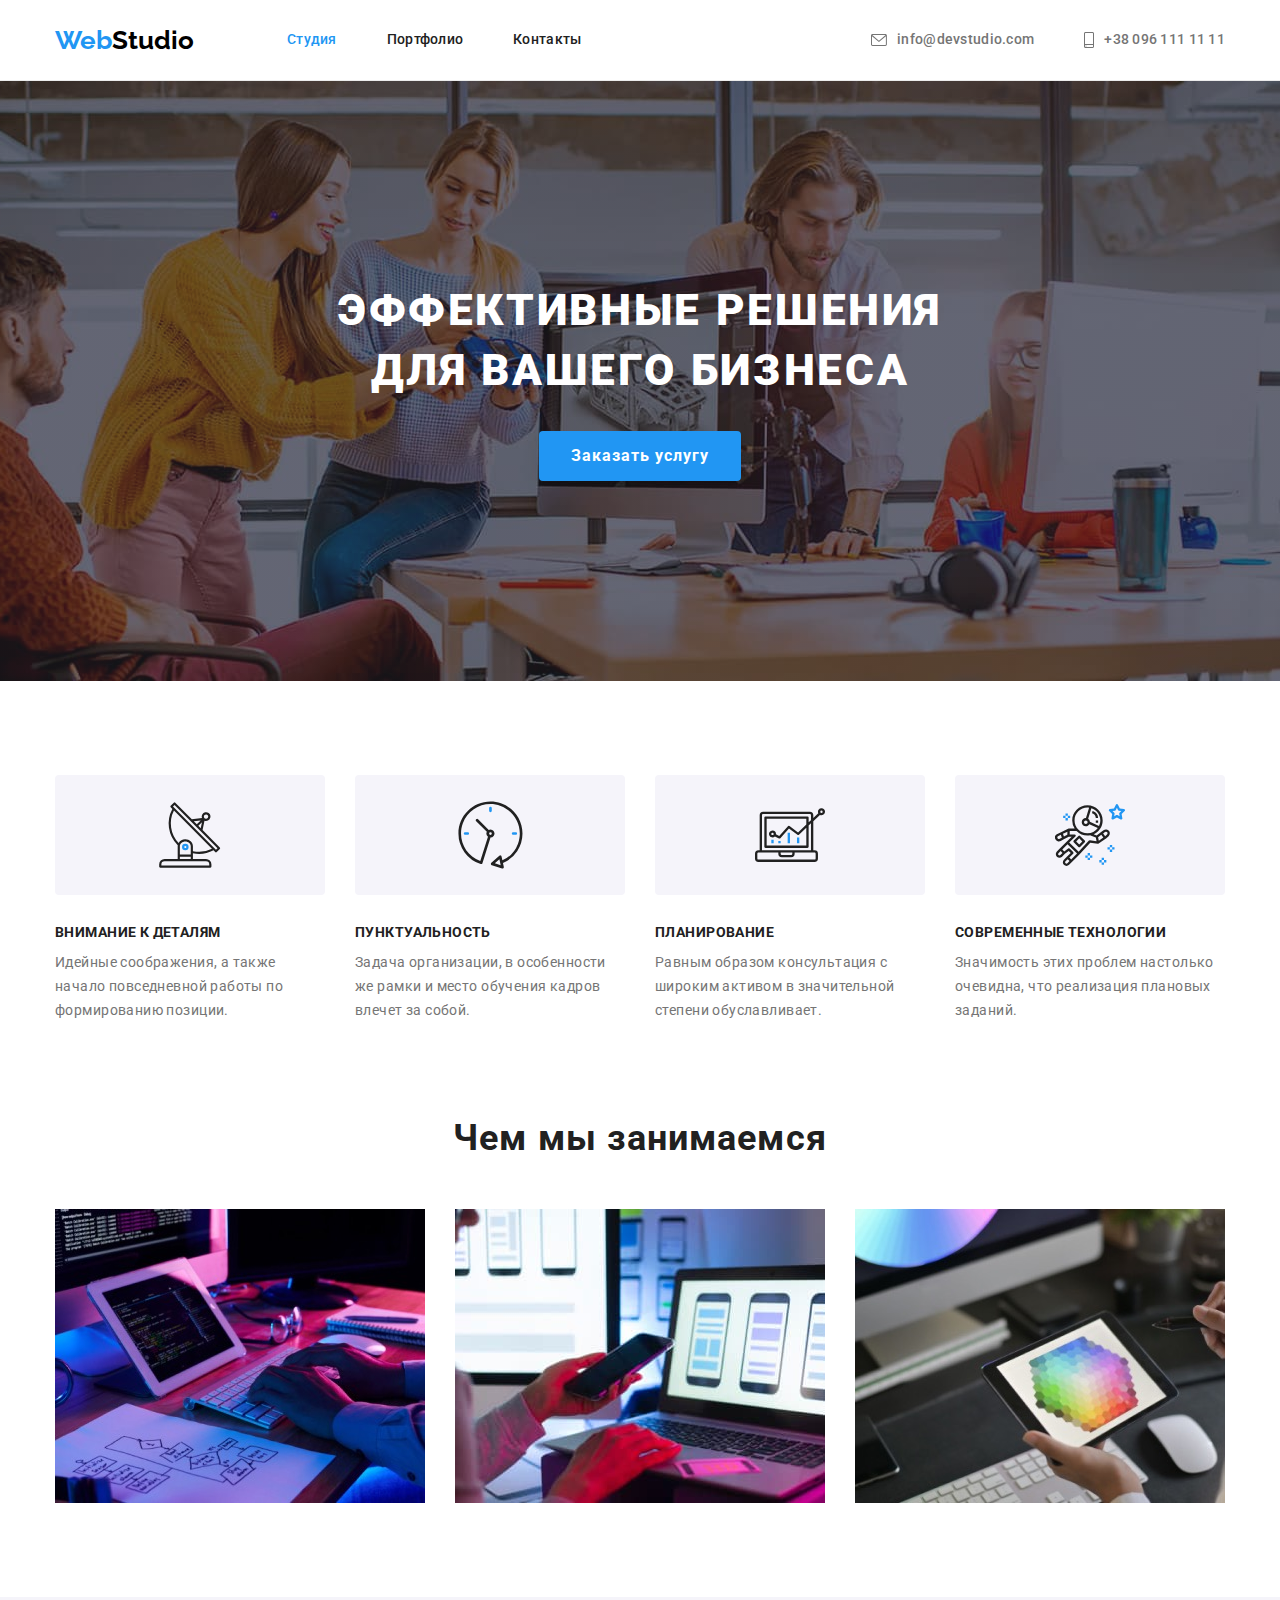
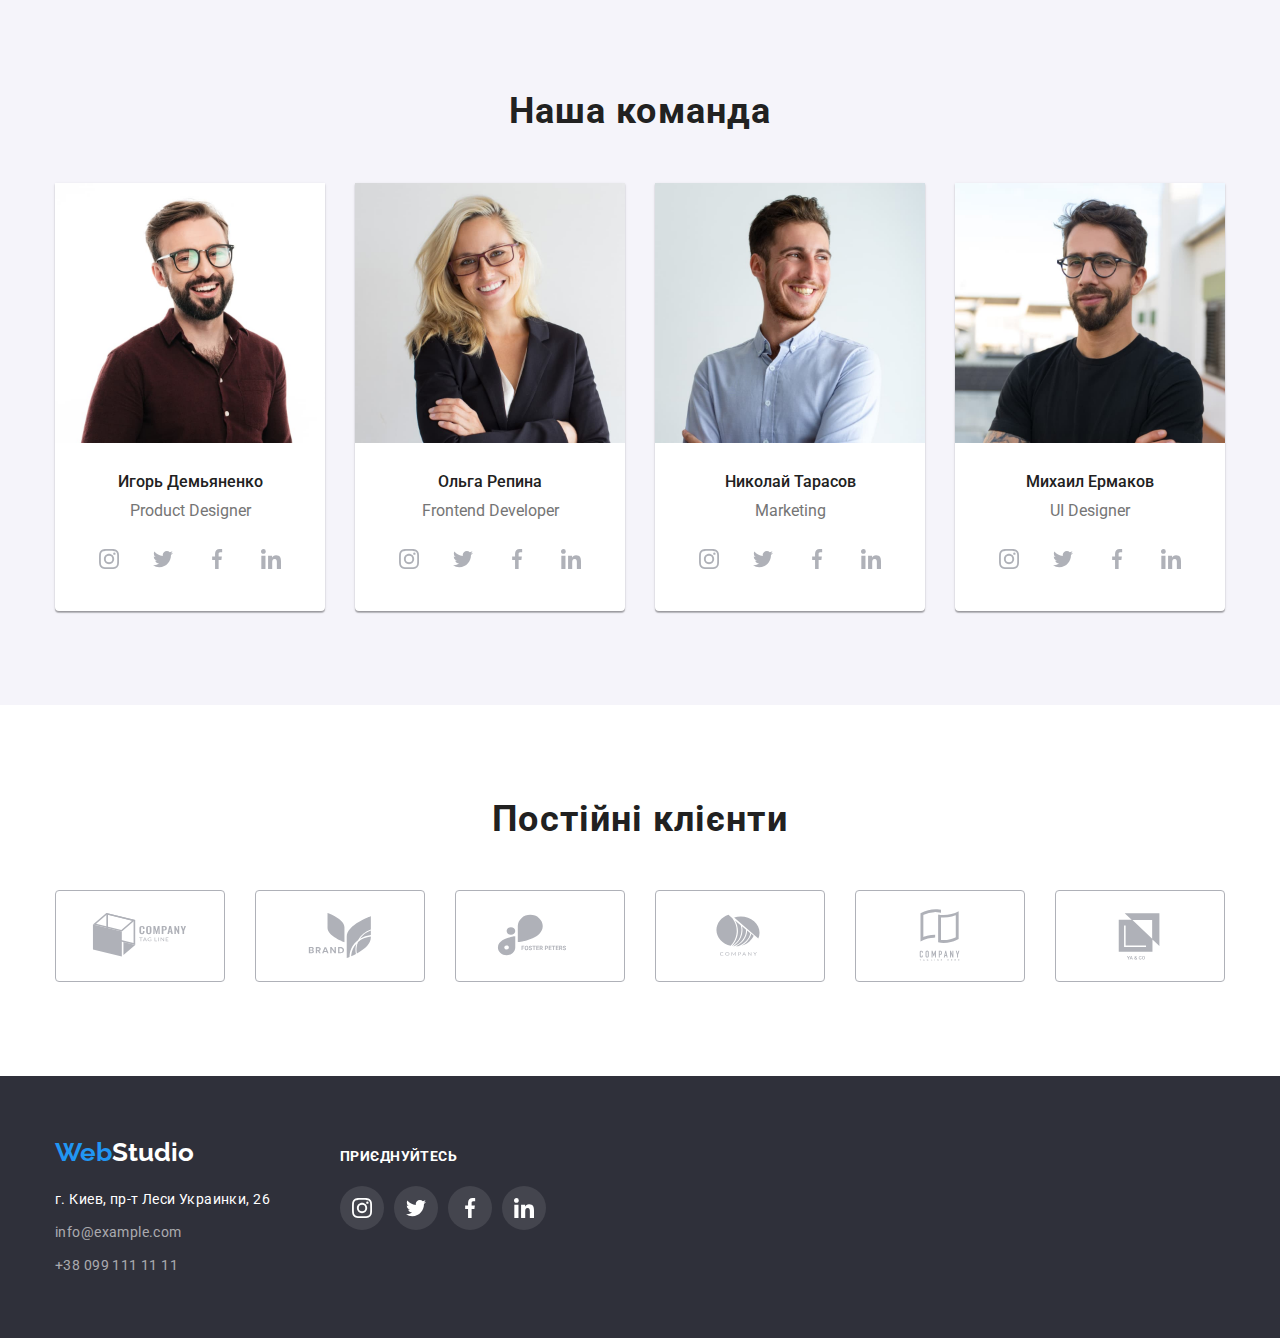
<file: index.html>
<!DOCTYPE html>
<html lang="ru">
  <head>
    <meta charset="UTF-8" />
    <meta http-equiv="X-UA-Compatible" content="IE=edge" />
    <meta name="viewport" content="width=device-width, initial-scale=1.0" />
    <title>WebStudio</title>
    <link rel="preconnect" href="https://fonts.googleapis.com"> 
    <link rel="preconnect" href="https://fonts.gstatic.com" crossorigin> 
    <link href="https://fonts.googleapis.com/css2?family=Raleway:wght@700&family=Roboto:wght@400;500;700;900&display=swap" rel="stylesheet">
    <link rel="stylesheet" href="https://cdnjs.cloudflare.com/ajax/libs/modern-normalize/1.1.0/modern-normalize.min.css">
    <link rel="stylesheet" href="./css/styles.css">
</head>
  <body>
    <header class="header">
        <div class="conteiner">
            <nav class="nav-conteiner">   
                <a class="header-logo-wed link" href="/" lang="en">Web<span class="header-logo-studio link">Studio</span> </a>    
                    <ul class="nav link list">
                        <li class="nav-list"> <a  class="nav-link curent link" href="./index.html">Студия</a></li>
                        <li class="nav-list"> <a class="nav-link link" href="./portfolio.html">Портфолио</a></li>
                        <li class="nav-list"> <a class="nav-link link" href="#">Контакты</a></li>
                    </ul>
                </nav> 
                <ul class="header-info list">
                    <li class="header-info-items">
                        <a href="moilto:info@devstudio.com" class="header-info-link link">
                            <svg class="header-icon" width="16" height="12"> 
                                <use href="./images/symbol-defs.svg#icon-envelope"></use>
                            </svg> 
                            info@devstudio.com </a></li>
                    <li class="header-info-items"> 
                        <a href="tel:+380961111111" class="header-info-link link">
                            <svg class="header-icon" width="10" height="16">
                                <use href="./images/symbol-defs.svg#icon-smartphone"></use>
                            </svg>
                            +38 096 111 11 11</a> 
                    </li> 
                </ul>
        </div>
    </header>
    <main>
        <section class="hero">
            <div class="conteiner">
                <h1 class="hero-title">Эффективные решения для вашего бизнеса</h1>
            <button class="hero-btn" type="button">Заказать услугу</button>
            </div>
        </section>
        <section class="after-hero section">
            <div class="conteiner">
                <h2 class="visually-hidder"> Наши преимущества </h2>
            <ul class="item-conteiner list">
                <li class="main-item"> 
                    <div class="after-hero-icon-bg">
                        <svg class="after-hero-icon" width="65.32" height="70">
                            <use class="icon" href="./images/symbol-defs.svg#icon-antenna-1"></use>
                        </svg>
                    </div>
                    <h3 class="item-subtitle">Внимание к деталям</h3> 
                    <p class="item-text">Идейные соображения, а также начало повседневной работы по формированию позиции.</p>
                </li>
                <li class="main-item"> 
                    <div class="after-hero-icon-bg">
                        <svg class="after-hero-icon" width="66.96" height="70">
                            <use href="./images/symbol-defs.svg#icon-clock-1"></use>
                        </svg>
                    </div>
                    <h3 class="item-subtitle">Пунктуальность</h3> 
                    <p class="item-text">Задача организации, в особенности же рамки и место обучения кадров влечет за собой.</p>
                </li>
                <li class="main-item"> 
                    <div class="after-hero-icon-bg">
                        <svg class="after-hero-icon" width="70" height="70">
                            <use  href="./images/symbol-defs.svg#icon-diagram-1"></use>
                        </svg>
                    </div>
                    <h3 class="item-subtitle">Планирование</h3> 
                    <p class="item-text">Равным образом консультация с широким активом в значительной степени обуславливает.</p>
                </li>
                <li class="main-item"> 
                    <div class="after-hero-icon-bg">
                        <svg class="after-hero-icon" width="70" height="70">
                            <use href="./images/symbol-defs.svg#icon-astronaut-1"></use>
                        </svg>
                    </div>
                    <h3 class="item-subtitle">Современные технологии</h3> 
                    <p class="item-text">Значимость этих проблем настолько очевидна, что реализация плановых заданий.</p>
                </li>
            </ul>
            </div>  
        </section>
        <section class="work section">
            <div class="conteiner">
                <h2 class="work-heading">Чем мы занимаемся</h2>
            <ul class="work-heading-list">
                <li class="work-heading-img list">
                    <img src="./images/img-1.jpg" alt="планирование макета" class="work-img" width="370">
                </li>
                <li class="work-heading-img list">
                    <img src="./images/img-2.jpg" alt="позиционирование страници" class="work-img" width="370"> 
                </li>
                <li class="work-heading-img list">
                    <img src="./images/img-3.jpg" alt="подбор цветовой композиции" class="work-img" width="370">
                </li>
            </ul>
            </div>
        </section>
        <section class="team section">
            <div class="conteiner">
                <h2 class="team-title list"> Наша команда</h2>
                <ul class="team-grup">
                    <li class="team-list list"> 
                        <img  class="team-foto" src="./images/specialist-1.jpg" alt="дизайнер продукта" width="270">
                        <div class="conteiner-team-name-and-job">
                            <h3 class="team-name">Игорь Демьяненко</h3> 
                            <p class="team-job" lang="en">Product Designer</p>
                            <ul class="team-group-profile">
                                <li class="team-list-profile list">
                                    <a href="#" class="team-link-profile">
                                        <svg class="icon-profile" width="20" height="20">
                                            <use href="./images/symbol-defs.svg#icon-instagram-2"></use>
                                        </svg>
                                    </a>
                                </li>
                                <li class="team-list-profile list">
                                    <a href="#" class="team-link-profile">
                                        <svg class="icon-profile" width="20" height="20">
                                            <use href="./images/symbol-defs.svg#icon-twitter-1"></use>
                                        </svg>
                                    </a>
                                </li>
                                <li class="team-list-profile list">
                                    <a href="#" class="team-link-profile">
                                        <svg class="icon-profile" width="20" height="20">
                                            <use href="./images/symbol-defs.svg#icon-facebook-1"></use>
                                        </svg>
                                    </a>
                                </li>
                                <li class="team-list-profile list">
                                    <a href="#" class="team-link-profile">
                                        <svg class="icon-profile" width="20" height="20">
                                            <use href="./images/symbol-defs.svg#icon-linkedin-1"></use>
                                        </svg>
                                    </a>
                                </li>
                            </ul>
                        </div>
                    </li>
                    <li class="team-list list">
                        <img class="team-foto" src="./images/specialist-2.jpg" alt="разработчик" width="270">
                        <div class="conteiner-team-name-and-job">
                            <h3 class="team-name">Ольга Репина</h3> 
                            <p class="team-job" lang="en">Frontend Developer</p>
                            <ul class="team-group-profile">
                                <li class="team-list-profile list">
                                    <a href="#" class="team-link-profile">
                                        <svg class="icon-profile" width="20" height="20">
                                            <use href="./images/symbol-defs.svg#icon-instagram-2"></use>
                                        </svg>
                                    </a>
                                </li>
                                <li class="team-list-profile list">
                                    <a href="#" class="team-link-profile">
                                        <svg class="icon-profile" width="20" height="20">
                                            <use href="./images/symbol-defs.svg#icon-twitter-1"></use>
                                        </svg>
                                    </a>
                                </li>
                                <li class="team-list-profile list">
                                    <a href="#" class="team-link-profile">
                                        <svg class="icon-profile" width="20" height="20">
                                            <use href="./images/symbol-defs.svg#icon-facebook-1"></use>
                                        </svg>
                                    </a>
                                </li>
                                <li class="team-list-profile list">
                                    <a href="#" class="team-link-profile">
                                        <svg class="icon-profile" width="20" height="20">
                                            <use href="./images/symbol-defs.svg#icon-linkedin-1"></use>
                                        </svg>
                                    </a>
                                </li>
                            </ul>
                        </div>
                    </li>
                    <li class="team-list list">
                        <img class="team-foto" src="./images/specialist-3.jpg" alt="маркетолог" width="270">
                        <div class="conteiner-team-name-and-job">
                            <h3 class="team-name">Николай Тарасов</h3> 
                            <p class="team-job" lang="en">Marketing</p>
                            <ul class="team-group-profile">
                                <li class="team-list-profile list">
                                    <a href="#" class="team-link-profile">
                                        <svg class="icon-profile" width="20" height="20">
                                            <use href="./images/symbol-defs.svg#icon-instagram-2"></use>
                                        </svg>
                                    </a>
                                </li>
                                <li class="team-list-profile list">
                                    <a href="#" class="team-link-profile">
                                        <svg class="icon-profile" width="20" height="20">
                                            <use href="./images/symbol-defs.svg#icon-twitter-1"></use>
                                        </svg>
                                    </a>
                                </li>
                                <li class="team-list-profile list">
                                    <a href="#" class="team-link-profile">
                                        <svg class="icon-profile" width="20" height="20">
                                            <use href="./images/symbol-defs.svg#icon-facebook-1"></use>
                                        </svg>
                                    </a>
                                </li>
                                <li class="team-list-profile list">
                                    <a href="#" class="team-link-profile">
                                        <svg class="icon-profile" width="20" height="20">
                                            <use href="./images/symbol-defs.svg#icon-linkedin-1"></use>
                                        </svg>
                                    </a>
                                </li>
                            </ul>
                        </div>
                    </li>
                    <li class="team-list list">
                        <img class="team-foto" src="./images/specialist-4.jpg" alt="дизайнер интерфейсов" width="270">
                        <div class="conteiner-team-name-and-job">
                            <h3 class="team-name">Михаил Ермаков</h3> 
                            <p class="team-job" lang="en">UI Designer</p>
                            <ul class="team-group-profile">
                                <li class="team-list-profile list">
                                    <a href="#" class="team-link-profile">
                                        <svg class="icon-profile" width="20" height="20">
                                            <use href="./images/symbol-defs.svg#icon-instagram-2"></use>
                                        </svg>
                                    </a>
                                </li>
                                <li class="team-list-profile list">
                                    <a href="#" class="team-link-profile">
                                        <svg class="icon-profile" width="20" height="20">
                                            <use href="./images/symbol-defs.svg#icon-twitter-1"></use>
                                        </svg>
                                    </a>
                                </li>
                                <li class="team-list-profile list">
                                    <a href="#" class="team-link-profile">
                                        <svg class="icon-profile" width="20" height="20">
                                            <use href="./images/symbol-defs.svg#icon-facebook-1"></use>
                                        </svg>
                                    </a>
                                </li>
                                <li class="team-list-profile list">
                                    <a href="#" class="team-link-profile">
                                        <svg class="icon-profile" width="20" height="20">
                                            <use href="./images/symbol-defs.svg#icon-linkedin-1"></use>
                                        </svg>
                                    </a>
                                </li>
                            </ul>
                        </div>
                        </li>
                </ul>
            </div>
        </section>
        <section class="our-client section">
            <div class="conteiner">
                 <h2 class="client-title">Постійні клієнти</h2>
                 <ul class="client-list list">
                    <li>
                        <a href="#" class="client-wraper">
                            <svg class="client-icon" width="106" height="60">
                                <use href="./images/symbol-defs.svg#icon-Logo"></use>
                            </svg>
                        </a>  
                    </li>
                    <li>
                        <a href="#" class="client-wraper">
                            <svg class="client-icon" width="106" height="60">
                                <use href="./images/symbol-defs.svg#icon-Logo-2"></use>
                            </svg>
                        </a>
                    </li>
                    <li>
                        <a href="#" class="client-wraper">
                            <svg class="client-icon" width="106" height="60">
                                <use href="./images/symbol-defs.svg#icon-Logo-3"></use>
                            </svg>
                        </a>
                    </li>
                    <li>
                        <a href="#" class="client-wraper">
                            <svg class="client-icon" width="106" height="60">
                                <use href="./images/symbol-defs.svg#icon-Logo-4"></use>
                            </svg>
                        </a>
                    </li>
                    <li>
                        <a href="#" class="client-wraper">
                            <svg class="client-icon" width="106" height="60">
                                <use href="./images/symbol-defs.svg#icon-Logo-5"></use>
                            </svg>
                        </a>
                    </li>
                    <li>
                        <a href="#" class="client-wraper">
                            <svg class="client-icon" width="106" height="60">
                                <use href="./images/symbol-defs.svg#icon-Logo-6"></use>
                            </svg>
                        </a>
                    </li>
                 </ul>
            </div>
        </section>
    </main>
    <footer class="footer">
        <div class="footer-conteiner conteiner"> 
            <div>
                <a class="footer-logo-wed link" href="/" lang="en">Web<span class="footer-logo-studio">Studio</span></a> 
                 <address class="footer-nav">
                    <ul class="footer-list">
                         <li class="footer-items list link">
                            <a href="https://goo.gl/maps/YGyB6HcbsNwQqxCWA" class="footer-address link"> г. Киев, пр-т Леси Украинки, 26</a>
                        </li>
                         <li class="footer-items list link">
                             <a href="moilto:info@example.com"  class="footer-mail link" target="_blank" rel="noopener noreferrer"> info@example.com </a>
                        </li>
                        <li class="footer-items list link">
                             <a href="tel:+380991111111" class="footer-tel link"> +38 099 111 11 11</a>
                        </li>
                    </ul> 
                 </address>
            </div>
            <div class="strong-title-wraper">
                <strong class="strong-title">приєднуйтесь</strong>
                <ul class="footer-group-profile">
                    <li class="footer-list-profile list">
                        <a href="#" class="footer-link-profile ">
                            <svg class="footer-icon-profile" width="20" height="20">
                                <use href="./images/symbol-defs.svg#icon-instagram-2"></use>
                            </svg>
                        </a>
                    </li>
                    <li class="footer-list-profile list">
                        <a href="#" class="footer-link-profile">
                            <svg class="footer-icon-profile" width="20" height="20">
                                <use href="./images/symbol-defs.svg#icon-twitter-1"></use>
                            </svg>
                        </a>
                    </li>
                    <li class="footer-list-profile list">
                        <a href="#" class="footer-link-profile">
                            <svg class="footer-icon-profile" width="20" height="20">
                                <use href="./images/symbol-defs.svg#icon-facebook-1"></use>
                            </svg>
                        </a>
                    </li>
                    <li class="footerlist-profile list">
                        <a href="#" class="footer-link-profile">
                            <svg class="footer-icon-profile" width="20" height="20">
                                <use href="./images/symbol-defs.svg#icon-linkedin-1"></use>
                            </svg>
                        </a>
                    </li>
                </ul>
            </div>
        </div>   
    </footer>
  </body>
</html>
</file>
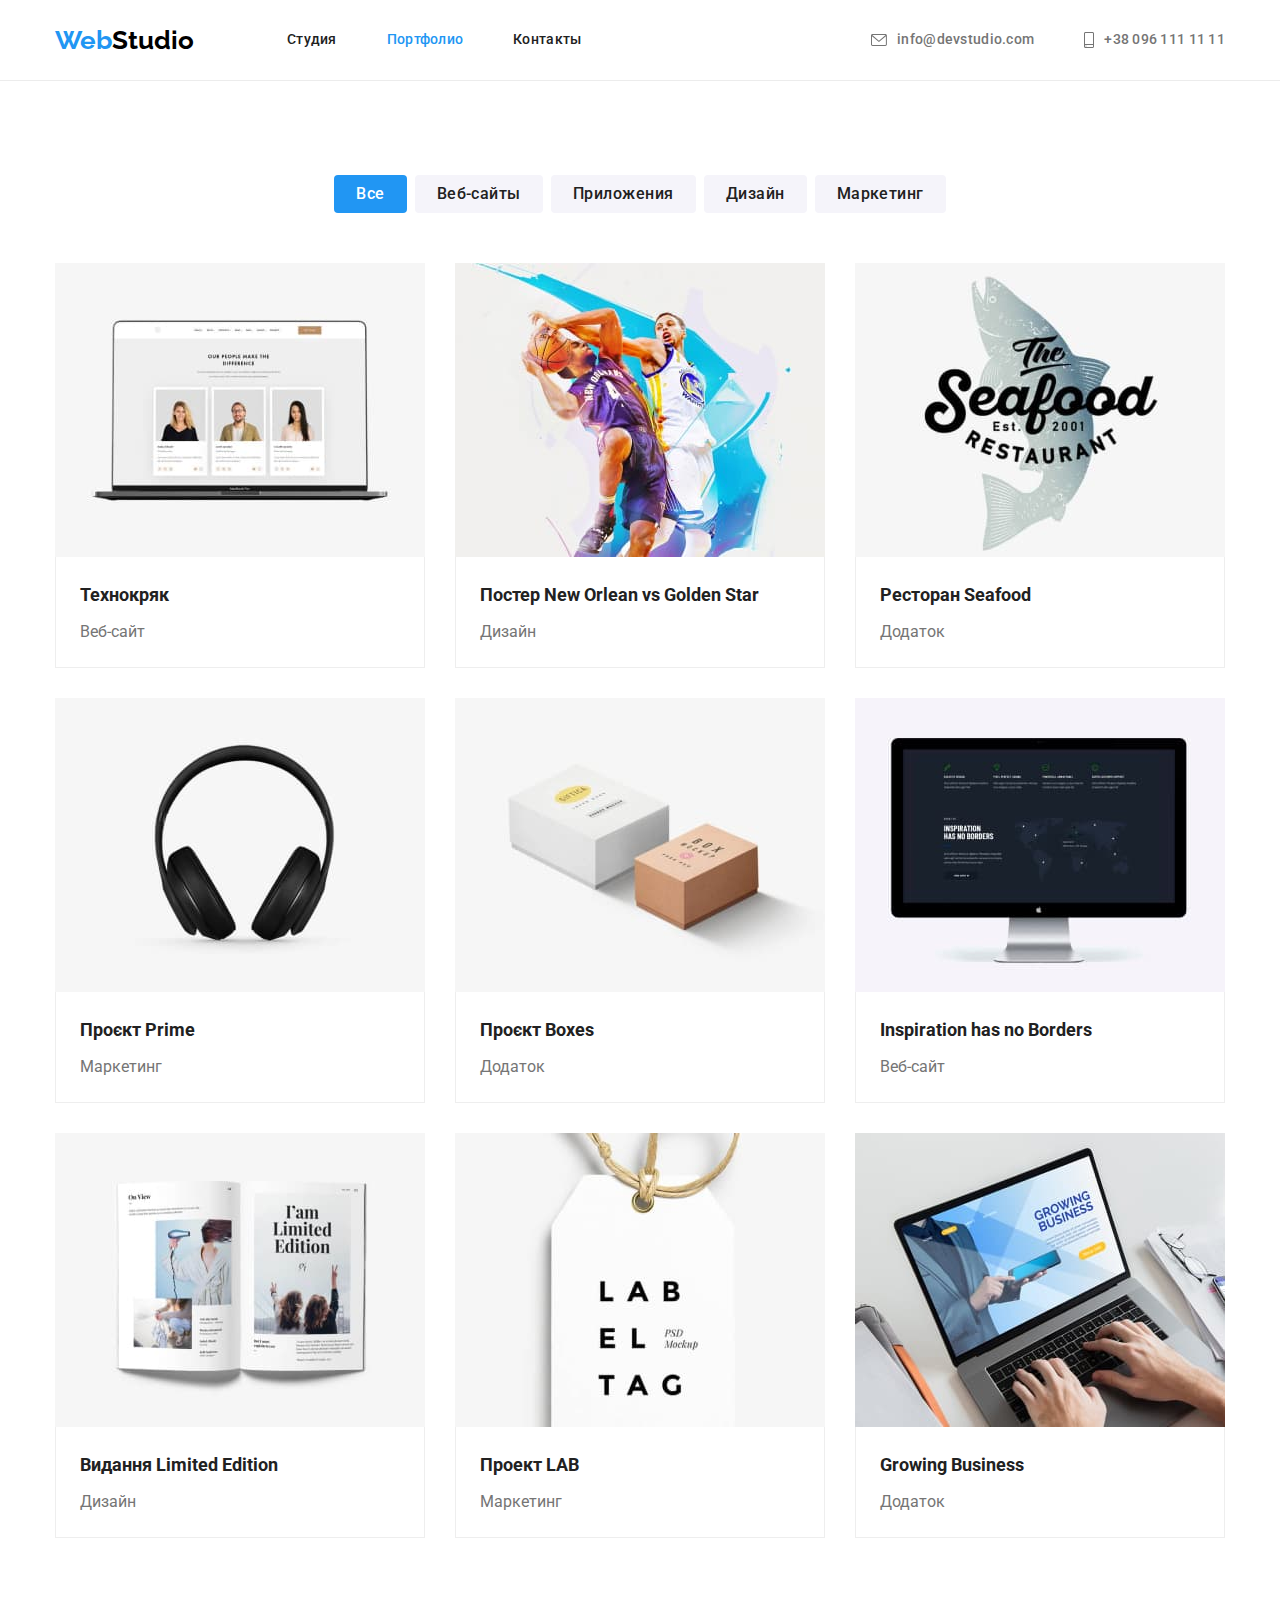
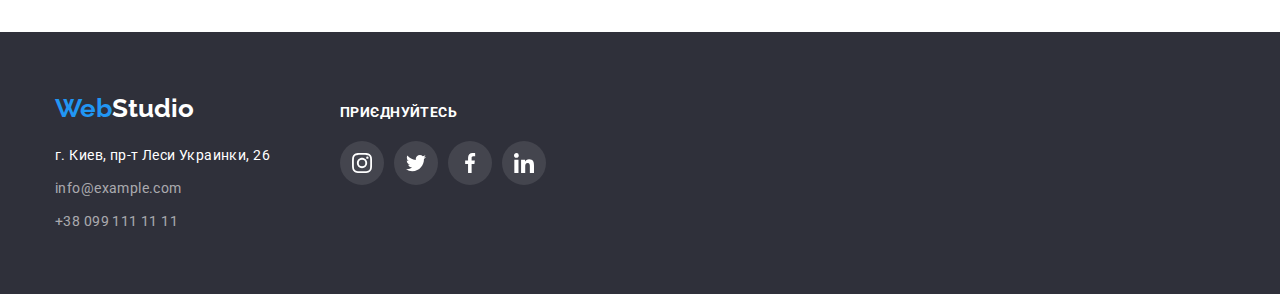
<file: portfolio.html>
<!DOCTYPE html>
<html lang="ru">
<head>
    <meta charset="UTF-8">
    <meta http-equiv="X-UA-Compatible" content="IE=edge">
    <meta name="viewport" content="width=device-width, initial-scale=1.0">
    <title>WebStudio</title>
    <link rel="preconnect" href="https://fonts.googleapis.com"> 
    <link rel="preconnect" href="https://fonts.gstatic.com" crossorigin> 
    <link href="https://fonts.googleapis.com/css2?family=Raleway:wght@700&family=Roboto:wght@400;500;700;900&display=swap" rel="stylesheet">
    <link rel="stylesheet" href="https://cdnjs.cloudflare.com/ajax/libs/modern-normalize/1.1.0/modern-normalize.min.css">
    <link rel="stylesheet" href="./css/styles.css">
</head>
<body>
    <header class="header">
        <div class="conteiner">
            <nav class="nav-conteiner">   
                <a class="header-logo-wed link" href="/" lang="en">Web<span class="header-logo-studio link">Studio</span> </a>    
                    <ul class="nav link list">
                        <li class="nav-list"> <a  class="nav-link link" href="./index.html">Студия</a></li>
                        <li class="nav-list"> <a class="nav-link curent link" href="./portfolio.html">Портфолио</a></li>
                        <li class="nav-list"> <a class="nav-link link" href="#">Контакты</a></li>
                    </ul>
                </nav> 
                <ul class="header-info list">
                    <li class="header-info-items">
                        <a href="moilto:info@devstudio.com" class="header-info-link link">
                            <svg class="header-icon" width="16" height="12"> 
                                <use href="./images/symbol-defs.svg#icon-envelope"></use>
                            </svg> 
                            info@devstudio.com </a></li>
                    <li class="header-info-items"> 
                        <a href="tel:+380961111111" class="header-info-link link">
                            <svg class="header-icon" width="10" height="16">
                                <use href="./images/symbol-defs.svg#icon-smartphone"></use>
                            </svg>
                            +38 096 111 11 11</a> 
                    </li> 
                </ul>
        </div>
    </header>
    <main>
        <section class="main section">
            <div class="conteiner">
                <h1 class="visually-hidder">Портфолио работ студии</h1>
                <ul class=" btn-conteiner">
                    <li class="list-btn list">
                        <button class="btn btn-active" type="button"> Все </button>
                    </li>
                    <li class="list-btn list">
                        <button class="btn" type="button"> Веб-сайты </button>
                    </li>
                    <li class="list-btn list">
                        <button class="btn" type="button"> Приложения </button>
                    </li>
                    <li class="list-btn list">
                        <button class="btn" type="button"> Дизайн </button>
                    </li>
                    <li class="list-btn list">
                        <button class="btn" type="button"> Маркетинг </button>
                    </li>
                </ul>
                <ul class="portfolio-list list">
                    <li class="portfolio-item">
                        <a href="" class="portfolio-link link"> <img src="./images/project-1.jpg" alt="проект веб-сайта" class="portfolio-img" width="370">
                         <div class="portfolio-text-conteiner">
                                <h2 class="portfolio-title"> Технокряк</h2>
                                <p class="portfolio-after-title">Веб-сайт</p> 
                        </div> </a>     
                    </li>
                    <li class="portfolio-item">
                        <a href="" class="portfolio-link link"> <img src="./images/project-2.jpg" alt="проект дизайна" class="portfolio-img" width="370">
                            <div class="portfolio-text-conteiner">
                                <h2 class="portfolio-title">Постер <span lang="en"> New Orlean vs Golden Star</span></h2>
                                <p class="portfolio-after-title">Дизайн</p>
                            </div> </a>
                    </li>
                    <li class="portfolio-item">
                        <a href="" class="portfolio-link link"> <img src="./images/project-3.jpg" alt="проект приложения" class="portfolio-img" width="370">
                            <div class="portfolio-text-conteiner">
                                <h2 class="portfolio-title">Ресторан <span lang="en">Seafood</span></h2>
                                <p class="portfolio-after-title">Додаток</p>
                        </div> </a>
                    </li>
                    <li class="portfolio-item">
                        <a href="" class="portfolio-link link"> <img src="./images/project-4.jpg" alt="проект маркетинга" class="portfolio-img" width="370">
                         <div class="portfolio-text-conteiner">
                                <h2 class="portfolio-title">Проєкт <span lang="en">Prime</span></h2>
                                <p class="portfolio-after-title">Маркетинг</p>
                        </div> </a>
                    </li>
                    <li class="portfolio-item">
                        <a href="" class="portfolio-link link"> <img src="./images/project-5.jpg" alt="проект маркетинга" class="portfolio-img" width="370">
                            <div class="portfolio-text-conteiner">
                                <h2 class="portfolio-title">Проєкт <span lang="en">Boxes</span></h2>
                                <p class="portfolio-after-title">Додаток</p>
                        </div> </a>
                    </li>
                    <li class="portfolio-item">
                        <a href="" class="portfolio-link link"> <img src="./images/project-6.jpg" alt="проект веб-сайта" class="portfolio-img" width="370">
                            <div class="portfolio-text-conteiner">
                                <h2 class="portfolio-title" lang="en">Inspiration has no Borders</h2>
                                <p class="portfolio-after-title">Веб-сайт</p>
                            </div> </a>
                    </li>
                    <li class="portfolio-item">
                        <a href="" class="portfolio-link link"> <img src="./images/project-7.jpg" alt="проект дизайна" class="portfolio-img" width="370">
                                <div class="portfolio-text-conteiner">
                                    <h2 class="portfolio-title">Видання <span lang="en">Limited Edition</span></h2>
                                    <p class="portfolio-after-title">Дизайн</p>
                                </div> </a>
                    </li>
                    <li class="portfolio-item">
                        <a href="" class="portfolio-link link"> 
                            <img src="./images/project-8.jpg" alt="поект маркетинга"  class="portfolio-img" width="370">
                            <div class="portfolio-text-conteiner">
                                <h2 class="portfolio-title">Проект <span lang="en">LAB</span></h2>
                                <p class="portfolio-after-title">Маркетинг</p>
                            </div> </a>
                    </li>
                    <li class="portfolio-item">
                        <a href="" class="portfolio-link link"> 
                            <img src="./images/project-9.jpg" alt="проект додатку" class="portfolio-img" width="370">
                            <div class="portfolio-text-conteiner">
                                 <h2 class="portfolio-title" lang="en">Growing Business</h2>
                                <p class="portfolio-after-title">Додаток</p>
                            </div></a>
                    </li>
                </ul>
            </div>
        </section>
    </main>
    <footer class="footer">
        <div class="footer-conteiner conteiner"> 
            <div>
                <a class="footer-logo-wed link" href="/" lang="en">Web<span class="footer-logo-studio">Studio</span></a> 
                 <address class="footer-nav">
                    <ul class="footer-list">
                         <li class="footer-items list link">
                            <a href="https://goo.gl/maps/YGyB6HcbsNwQqxCWA" class="footer-address link"> г. Киев, пр-т Леси Украинки, 26</a>
                        </li>
                         <li class="footer-items list link">
                             <a href="moilto:info@example.com"  class="footer-mail link" target="_blank" rel="noopener noreferrer"> info@example.com </a>
                        </li>
                        <li class="footer-items list link">
                             <a href="tel:+380991111111" class="footer-tel link"> +38 099 111 11 11</a>
                        </li>
                    </ul> 
                 </address>
            </div>
            <div class="strong-title-wraper">
                <strong class="strong-title">приєднуйтесь</strong>
                <ul class="footer-group-profile">
                    <li class="footer-list-profile list">
                        <a href="#" class="footer-link-profile ">
                            <svg class="icon-profile" width="20" height="20">
                                <use href="./images/symbol-defs.svg#icon-instagram-2"></use>
                            </svg>
                        </a>
                    </li>
                    <li class="footer-list-profile list">
                        <a href="#" class="footer-link-profile">
                            <svg class="icon-profile" width="20" height="20">
                                <use href="./images/symbol-defs.svg#icon-twitter-1"></use>
                            </svg>
                        </a>
                    </li>
                    <li class="footer-list-profile list">
                        <a href="#" class="footer-link-profile">
                            <svg class="icon-profile" width="20" height="20">
                                <use href="./images/symbol-defs.svg#icon-facebook-1"></use>
                            </svg>
                        </a>
                    </li>
                    <li class="footerlist-profile list">
                        <a href="#" class="footer-link-profile">
                            <svg class="icon-profile" width="20" height="20">
                                <use href="./images/symbol-defs.svg#icon-linkedin-1"></use>
                            </svg>
                        </a>
                    </li>
                </ul>
            </div>
        </div>   
    </footer>
</body>
</html>
</file>
<file: css/styles.css>
:root{
    --header-color: #212121;
    --light-header-color:#FFFFFF;
    --text-color:#757575;
    --logo-accent-color: #2196F3;
    --logo-dark-color: #000000;
    --logo-light-color: #FFFFFF;
    --btn-color: #2196F3;
    --btn-portfolio-color: #F5F4FA;
    --active-color: #2196F3;
    --btn-text-active-color: #FFFFFF; 
    --main-background-color: #FFFFFF;
    --hero-backgroud-color: #2F303A;
    --our-team-background-color: #F5F4FA;
    --after-hero-icon-background-color: #F5F4FA;
    --our-team-foto-background-color: #FFFFFF; 
    --footer-background-color: #2F303A;
    --footer-address-color: rgba(255, 255, 255, 0.6);
}


.list{ 
    list-style: none;
}
.link {
    text-decoration: none;
}
.visually-hidder{
    position: absolute;
    width: 1px;
    height: 1px;
    margin: -1px;
    border: 0;
    padding: o;
    white-space: nowrap;
    clip-path: inset(100%);
    clip: rect(0 0 0 0);
    overflow: hidden;
}

.conteiner{
    width: 1200px;
    padding: 0 15px;
    margin-left: auto;
    margin-right: auto;
    /* border:1px solid red; */
}
.section{
    padding: 94px 0px;
}

p,
h1,
h2,
h3,
h4,
h5,
h6{
    margin: 0;
}
ul,
ol{
    margin: 0;
    padding: 0;
}


body {
    font-family: "Roboto", sans-serif;
    color: var(--header-color);
    background: var(--main-background-color);
}



/*----------------------------------------HEADER------------------*/

.header{
    border-bottom: 1px solid #ECECEC; 
}
.header .conteiner{
    display: flex;
}

.header-logo-wed {
    padding-top: 24px;
    padding-bottom: 24px;
    margin-right: 93px;
    font-family: 'Raleway', sans-serif;
    font-weight: 700;
    font-size: 26px;
    line-height: 1.24;
    color: var(--logo-accent-color);
}
.header-logo-studio {
    font-family: 'Raleway', sans-serif;
    font-weight: 700;
    font-size: 26px;
    line-height: 1.24;
    color: var(--logo-dark-color);
}
.nav-conteiner{
    display: flex;
    align-items: center;
}
.nav{
    display: flex;
}

.nav-list:not(:last-child) {
    margin-right: 50px;
}
.nav-link {
    display: block;
    padding: 32px 0;
    color:inherit;
    font-weight: 500;
    font-size: 14px;
    line-height: 1.14;
    letter-spacing: 0.02em;
}
.curent{
    color:var(--active-color);
}
.header-info{
    display: flex;
    margin-left: auto;
}
.header-info-items:not(:last-child){
    margin-right: 50px;
}

.header-info-link {
    display: flex;
    align-items: center;
    padding: 32px 0;
    font-weight: 500;
    font-size: 14px;
    line-height: 1.14;
    letter-spacing: 0.02em;
    color: var(--text-color);
}
.header-icon{
    margin-right: 10px;
    fill:currentColor;
    
}
.nav-link:hover,
.nav-link:focus,
.header-info-link:hover,
.header-info-link:focus {
    color:var(--active-color);
}


/*-------------------------------------HERO------------------------------*/
.hero{
    margin: 0 auto;
    height: 600px;
    max-width: 1600px;
    background: var(--hero-backgroud-color);
    background-image: linear-gradient(to right, rgba(47, 48, 58, 0.4), rgba(47, 48, 58, 0.4)), url(../images/bg.jpg);
    background-repeat: no-repeat;
    background-position: center;
    padding-top: 200px;
    padding-bottom: 200px;
}
.hero .conteiner{
    width: 696px;
}
.hero-title{
    margin: 0;
    margin-bottom: 30px;
    font-weight: 900;
    color: var(--light-header-color);
    font-size: 44px;
    line-height: 1.36;
    text-align: center;
    letter-spacing: 0.06em;
    text-transform: uppercase;
}
.hero-btn{
    display: block;
    margin: 0 auto;
    padding: 10px 32px;
    background: var(--btn-color);
    box-shadow: 0px 4px 4px rgba(0, 0, 0, 0.15);
    border-radius: 4px;
    border: transparent;
    letter-spacing: 0.06em;
    font-family: inherit;
    font-weight: 700;
    font-size: 16px;
    line-height: 30px;
    color:var(--light-header-color);

}
.hero-btn:hover{
    background:#188CEB;
}
/*-------------------------------------AFTER-HERO---------------------*/

.item-conteiner{
    display: flex;
    margin: -15px;
}
.main-item{
    margin: 15px;
    flex-basis: calc(100% / 4 - 30px)
}

.after-hero-icon-bg {
    width: 270px;
    height: 120px;
    background-color: var(--after-hero-icon-background-color);
    border-radius: 4px;
    display: flex;
    align-items:center;
    justify-content: center;
}

.item-subtitle{
    margin-top: 30px;
    margin-bottom: 10px;
    font-weight: 700;
    font-size: 14px;
    line-height: 1.14;
    letter-spacing: 0.03em;
    text-transform: uppercase;
    color:var(--header-color);
}
.item-text{
    font-size: 14px;
    line-height: 1.71;
    letter-spacing: 0.03em;
    color:var(--text-color);
}
/*----------------------------------------------WORK-------------------*/

.work {
    padding-top: 0;
}
.work-heading{
    text-align: center;
    font-weight: 700;
    font-size: 36px;
    line-height: 42px;
    text-align: center;
    letter-spacing: 0.03em;
    color:var(--header-color);
}
.work-heading-list{
    margin-top: 50px;
    display: flex;
}
.work-heading-img:not(:last-child){
    margin-right:30px;
}
.work-img{
    display: block;
    max-width: 100%;
    height: auto;
}
/*----------------------------------TEAM-----------------------------------*/
.team{
    background: var(--our-team-background-color);
}
.team-foto{
    display: block;
    max-width: 100%;
    height: auto;
}

.team-title{
    text-align: center;
    font-weight: 700;
    font-size: 36px;
    line-height: 1.16;
    text-align: center;
    letter-spacing: 0.03em;
    color:var(--header-color);
}
.team-grup{
    display: flex;
    margin-top: 50px;
}
.team-list{
    background: var(--our-team-foto-background-color);
    box-shadow: 0px 1px 3px rgba(0, 0, 0, 0.12), 0px 1px 1px rgba(0, 0, 0, 0.14), 0px 2px 1px rgba(0, 0, 0, 0.2);
    border-radius: 0px 0px 4px 4px;
}
.team-list:not(:last-child){
    margin-right: 30px;
}

.team-name{ 
    text-align: center;
    font-weight: 500;
    font-size: 16px;
    line-height: 1.18;
    color: var(--header-color);
}
.team-job{
    margin-top: 10px;
    text-align: center;
    line-height: 1.18;
    color: var(--text-color);
}
.conteiner-team-name-and-job{
    padding: 30px 32px;

}
.team-group-profile{
    display: flex;
    gap: 10px;
    margin-top: 16px;

}
.team-list-profile{
    display: flex;
    align-items:center;
    justify-content: center;
    
}

.team-link-profile{
    display: flex;
    align-items:center;
    justify-content: center;
    width: 44px;
    height: 44px;
    border-radius: 50%;
    color: #AFB1B8;
}
.icon-profile{
    fill:currentColor;
}

.team-link-profile:hover, 
.team-link-profile:focus{
    background-color: var(--active-color);
    color:#FFFFFF;
}

/* ---------------------------------CLIENT------------------------------------- */

.client-title{
    font-weight: 700;
    font-size: 36px;
    line-height: 1.16;
    text-align: center;
    letter-spacing: 0.03em;

}
.client-list{
    display: flex;
    gap: 30px;
    margin-top: 50px;
}
.client-wraper{
    display: flex;
    align-items:center;
    justify-content: center;
    width: 170px;
    height: 92px;
    outline: transparent;
    border: 1px solid #AFB1B8;
    border-radius: 4px;
    color: #AFB1B8;
}
.client-icon{
    fill:currentColor;
}
.client-wraper:hover,
.client-wraper:focus{
    color: var(--active-color);
    border-color: var(--active-color);
}



/*----------------------------------FOOTER-------------------------------------*/
.footer{   
    background: var(--footer-background-color);
    padding-top: 60px;
    padding-bottom: 60px;
}
.footer-conteiner{
    display: flex;
    align-items:baseline;
}


.footer-logo-wed{
    font-family: 'Raleway', sans-serif;
    font-weight: 700;
    font-size: 26px;
    line-height: 1.24;
    color: var(--logo-accent-color); 
}
.footer-logo-studio{
    font-family: 'Raleway', sans-serif;
    font-weight: 700;
    font-size: 26px;
    line-height: 1.24;
    color:var(--logo-light-color);
}
.footer-nav{
    margin-top: 20px;
    font-style: normal;
}
.footer-items:not(:first-child){
    margin-top: 9px;
}
.footer-address{
    font-size: 14px;
    line-height: 1.71;
    letter-spacing: 0.03em;
    color: var(--light-header-color);
}
.footer-mail, .footer-tel{
    display: block;
    font-size: 14px;
    line-height: 1.71;
    letter-spacing: 0.03em;
    color: var(--footer-address-color);
}
.footer-address:hover,
.footer-address:focus,
.footer-mail:hover,
.footer-mail:focus,
.footer-tel:hover,
.footer-tel:focus{
    color:var(--active-color);
}

.strong-title-wraper{
    margin-left: 70px;
}

.strong-title{
    font-weight: 700;
    font-size: 14px;
    line-height: 16px;
    letter-spacing: 0.03em;
    text-transform: uppercase;
    color:var(--logo-light-color);
    }


.footer-group-profile{
    display: flex;
    gap: 10px;
    margin-top: 20px;

}
.footer-list-profile{
    display: flex;
    align-items:center;
    justify-content: center;
    
}
.footer-link-profile{
    display: flex;
    align-items:center;
    justify-content: center;
    width: 44px;
    height: 44px;
    border-radius: 50%;
    background-color: rgba(255, 255, 255, 0.1);
    color:#FFFFFF;
}
.footer-icon-profile{
    fill: currentColor;
}

.footer-link-profile:hover, 
.footer-link-profile:focus{
    background-color: var(--active-color);
}




/*-------------------------------------PORTFOLIO------------------------------*/
/*------------------------------------NAVIGATION-----------------------------*/

/*----------------------------------------BUTTON-------------------------------*/
.btn-conteiner{
    display: flex;
    justify-content: center;
}
.btn{
    font-family: inherit;
    background: var(--btn-portfolio-color);
    font-weight: 500;
    font-size: 16px;
    line-height: 1.62;
    border: transparent;
    border-radius: 4px;
    letter-spacing: 0.03em;
    color: var(--header-color);
    padding: 6px 22px;
    text-align: center;
    display: inline-block;
}

.list-btn:not(:last-child){
    margin-right: 8px;
}
.btn:hover,
.btn:focus{
    background: var(--active-color);
    color: var(--btn-text-active-color);
    box-shadow: 0px 3px 1px rgba(0, 0, 0, 0.1), 0px 1px 2px rgba(0, 0, 0, 0.08), 0px 2px 2px rgba(0, 0, 0, 0.12);
}
.btn-active{
    background: var(--active-color);
    color: var(--btn-text-active-color);
}

/*------------------------------------------PORTFOLIO----------------------*/
.portfolio-list{
    margin-top: 50px;
    display: flex;
    flex-wrap: wrap;
    gap:30px;
}
.portfolio-item{
    flex-basis: calc((100% - 60px) / 3);    
}
.portfolio-link{
    display: block;
}
.portfolio-link:hover,
.portfolio-link:focus{
    box-shadow: 0px 1px 1px rgba(0, 0, 0, 0.12), 0px 4px 4px rgba(0, 0, 0, 0.06), 1px 4px 6px rgba(0, 0, 0, 0.16);
}
    
.portfolio-img{
    display: block;
}
.portfolio-text-conteiner{
    padding: 20px 24px;
    border: 1px solid #EEEEEE;
    border-top: none;
}

.portfolio-title{
    font-weight: 700;
    font-size: 18px;
    line-height: 2;
    color: var(--header-color);
}
.portfolio-after-title{
    margin-top: 4px;
    font-size: 16px;
    line-height: 1.87;
    color:var(--text-color);
}
</file>
